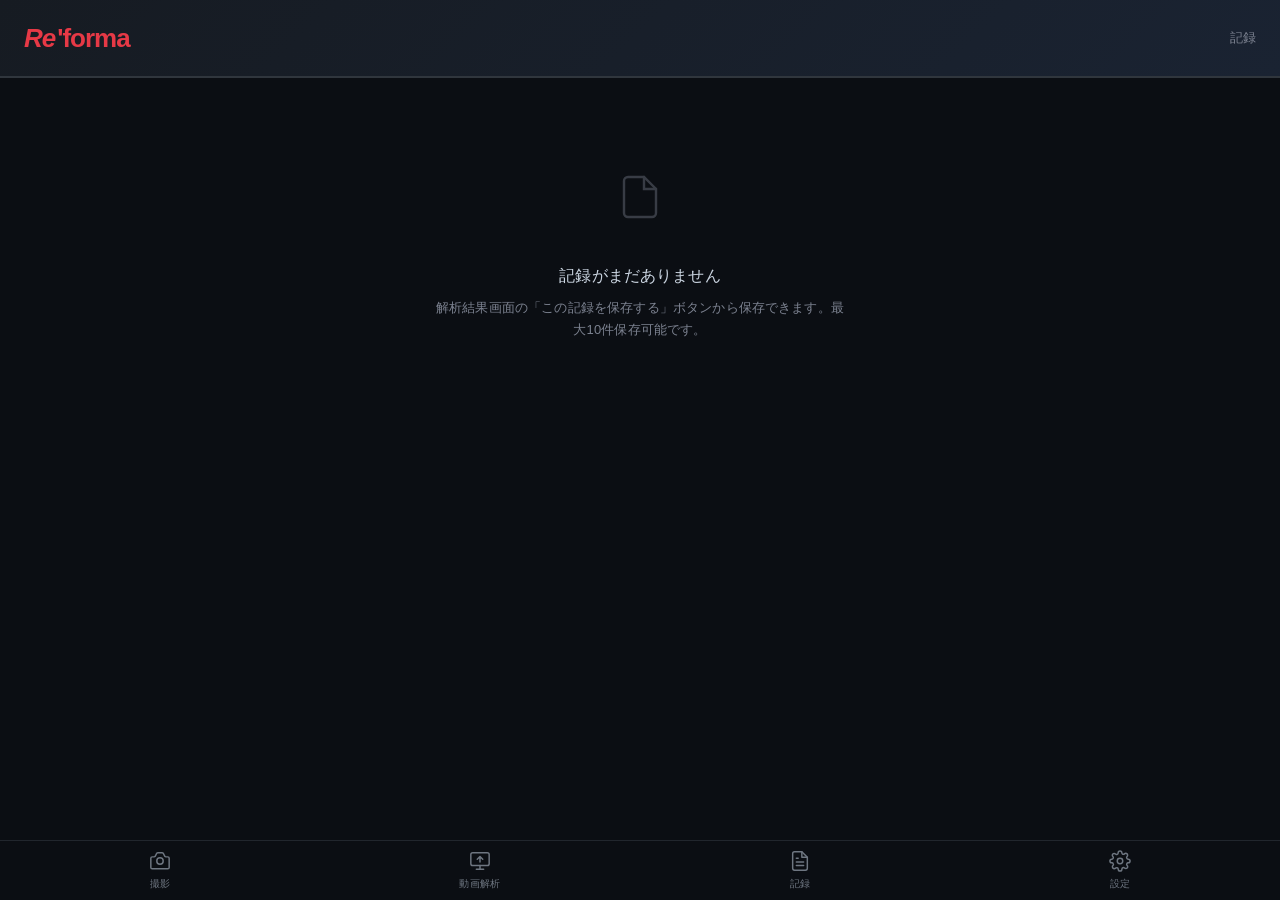
<file: Web版/records.html>
<!DOCTYPE html>
<html lang="ja">
<head>
 <meta charset="UTF-8">
 <meta name="viewport" content="width=device-width,initial-scale=1.0,user-scalable=no">
 <meta name="apple-mobile-web-app-capable" content="yes">
 <meta name="theme-color" content="#0b0e13">
 <meta http-equiv="Content-Security-Policy" content="
  default-src 'self';
  script-src 'self' 'unsafe-inline';
  style-src 'self' 'unsafe-inline';
  img-src 'self' data: blob:;
  object-src 'none'; base-uri 'self';
 ">
 <title>記録 — Re'forma</title>
 <link rel="stylesheet" href="css/common.css">
 <style>
  /* 記録カード */
  .record-card {
   background: var(--bg-card); border: 1px solid var(--border-subtle);
   border-radius: var(--radius-lg); margin-bottom: 12px; overflow: hidden;
  }
  .record-card-header {
   display: flex; gap: 12px; padding: 14px 14px 10px; align-items: flex-start;
  }
  .record-thumb {
   width: 60px; height: 80px; border-radius: var(--radius-md);
   object-fit: cover; background: var(--bg-secondary); flex-shrink: 0;
   display: flex; align-items: center; justify-content: center;
   overflow: hidden;
  }
  .record-thumb img { width: 100%; height: 100%; object-fit: cover; }
  .record-thumb-placeholder {
   width: 60px; height: 80px; border-radius: var(--radius-md);
   background: var(--bg-secondary); flex-shrink: 0;
   display: flex; align-items: center; justify-content: center;
   border: 1px solid var(--border-subtle);
  }
  .record-info { flex: 1; min-width: 0; }
  .record-date { font-size: 11px; color: var(--text-muted); font-family: var(--font-family-mono); }
  .record-player { font-size: 15px; font-weight: 600; color: var(--text-primary); margin-top: 2px; }
  .record-meta { font-size: 11px; color: var(--text-secondary); margin-top: 3px; }
  .record-score-badge {
   flex-shrink: 0; width: 44px; height: 44px; border-radius: 50%;
   display: flex; align-items: center; justify-content: center;
   flex-direction: column; background: var(--bg-secondary);
   border: 2px solid var(--border-subtle); font-family: var(--font-family-mono);
  }
  .record-score-num { font-size: 16px; font-weight: 600; }
  .record-score-sub { font-size: 8px; color: var(--text-muted); }

  /* タグ */
  .record-tags {
   display: flex; flex-wrap: wrap; gap: 5px; padding: 0 14px 10px;
  }
  .record-tag {
   padding: 2px 8px; border-radius: 99px; font-size: 10px; font-weight: 600;
   border: 1px solid;
  }
  .record-tag--best   { color: #10b981; border-color: #10b98155; background: rgba(16,185,129,0.08); }
  .record-tag--issue  { color: #f59e0b; border-color: #f59e0b55; background: rgba(245,158,11,0.08); }
  .record-tag--course { color: #60a5fa; border-color: #60a5fa55; background: rgba(96,165,250,0.08); }

  /* 詳細展開 */
  .record-detail { display: none; border-top: 1px solid var(--border-subtle); }
  .record-detail.open { display: block; }
  .record-detail-inner { padding: 14px; }
  .detail-section { margin-bottom: 14px; }
  .detail-label {
   font-size: 10px; letter-spacing: 1.5px; font-weight: 700;
   color: var(--text-muted); margin-bottom: 6px;
  }
  .memo-text {
   font-size: 13px; color: var(--text-secondary); line-height: 1.7;
   white-space: pre-wrap;
  }
  .drill-item {
   font-size: 12.5px; color: var(--text-secondary); line-height: 1.65;
   padding: 6px 0; border-bottom: 1px solid var(--border-subtle);
   display: flex; gap: 8px;
  }
  .drill-item:last-child { border-bottom: none; }
  .drill-bullet { color: var(--reforma-red); flex-shrink: 0; font-weight: 700; }

  /* Kinetic Chain ミニ表示 */
  .mini-chain { display: flex; flex-wrap: wrap; gap: 5px; }
  .mini-link {
   font-size: 11px; padding: 3px 8px; border-radius: 6px;
   border: 1px solid; font-weight: 500;
  }

  /* 展開ボタン */
  .record-toggle {
   width: 100%; padding: 10px; background: none; border: none;
   border-top: 1px solid var(--border-subtle); cursor: pointer;
   font-size: 12px; color: var(--text-muted); display: flex;
   align-items: center; justify-content: center; gap: 5px;
   touch-action: manipulation;
  }

  /* 空状態 */
  .empty-state {
   text-align: center; padding: 64px 24px;
   color: var(--text-muted);
  }
  .empty-state-icon { font-size: 48px; margin-bottom: 16px; opacity: 0.4; }
  .empty-state-title { font-size: 16px; font-weight: 500; margin-bottom: 8px; color: var(--text-secondary); }
  .empty-state-body { font-size: 13px; line-height: 1.7; }
 </style>
</head>
<body>

<header class="rf-header">
 <div class="rf-brand">
  <span class="rf-re">Re</span><span class="rf-forma">'forma</span>
 </div>
 <span class="text-small text-muted">記録</span>
</header>

<main style="padding: 12px; max-width: 480px; margin: 0 auto;">

 <div id="record-count" style="font-size:12px;color:var(--text-muted);margin-bottom:10px;text-align:right"></div>
 <div id="record-list">
  <div class="empty-state" id="loading-msg">
   <div class="empty-state-title">読み込み中...</div>
  </div>
 </div>

</main>

<script src="js/user-profile.js"></script>
<script src="js/batting-data.js"></script>
<script src="js/records-db.js"></script>
<script src="js/navbar.js"></script>
<script>
(function () {
 'use strict';

 var SCORE_COLORS = { good: '#10b981', mid: '#3b82f6', low: '#f59e0b', bad: '#ef4444' };
 function scoreColor(s) {
  if (!s) return SCORE_COLORS.bad;
  if (s >= 85) return SCORE_COLORS.good;
  if (s >= 70) return SCORE_COLORS.mid;
  if (s >= 55) return SCORE_COLORS.low;
  return SCORE_COLORS.bad;
 }
 function scoreLabel(s, isYouth) {
  if (!s && s !== 0) return '---';
  if (isYouth) {
   if (s >= 85) return 'バッチリ！';
   if (s >= 70) return 'いい感じ！';
   if (s >= 55) return 'もう少し！';
   return '練習あるのみ！';
  }
  return s + 'pt';
 }
 function formatDate(iso) {
  try {
   var d = new Date(iso);
   return d.getFullYear() + '/' + (d.getMonth() + 1) + '/' + d.getDate() +
          ' ' + ('0'+d.getHours()).slice(-2) + ':' + ('0'+d.getMinutes()).slice(-2);
  } catch (e) { return iso; }
 }

 var STATUS_COLORS = { ok:'#10b981', off_range:'#f59e0b', caution:'#f97316', bottleneck:'#ef4444', unmeasured:'#6e7681' };
 var STATUS_LABELS = { ok:'範囲内', off_range:'範囲外', caution:'要注意', bottleneck:'最弱', unmeasured:'未計測' };

 function buildCard(rec) {
  var isYouth = rec.ageGroup === 'elementary' || rec.ageGroup === 'junior';
  var sum = rec.summary || {};
  var totalScore = sum.total_score && sum.total_score.total;
  var col = scoreColor(totalScore);
  var courseTag = rec.tags.filter(function(t){ return t !== 'ベスト' && t !== '課題'; });
  var isBest = rec.tags.indexOf('ベスト') >= 0;
  var isIssue = rec.tags.indexOf('課題') >= 0;

  // Kinetic Chain ミニ
  var chainHtml = '';
  if (sum.kinetic_chain && sum.kinetic_chain.links) {
   chainHtml = '<div class="mini-chain">';
   sum.kinetic_chain.links.forEach(function(l) {
    var c = STATUS_COLORS[l.status] || '#6e7681';
    chainHtml += '<span class="mini-link" style="color:' + c + ';border-color:' + c + '44;background:' + c + '11">' +
      l.label_friendly + '</span>';
   });
   chainHtml += '</div>';
  }

  // ドリル
  var drillsHtml = '';
  if (rec.drills && rec.drills.length > 0) {
   drillsHtml = rec.drills.map(function(d) {
    return '<div class="drill-item"><span class="drill-bullet">></span>' + d + '</div>';
   }).join('');
  } else {
   drillsHtml = '<div style="font-size:12px;color:var(--text-muted)">ドリル情報なし</div>';
  }

  // メモ
  var memoHtml = rec.memo
   ? '<div class="memo-text">' + rec.memo.replace(/</g,'&lt;').replace(/>/g,'&gt;') + '</div>'
   : '<div style="font-size:12px;color:var(--text-muted)">メモなし</div>';

  var div = document.createElement('div');
  div.className = 'record-card';
  div.innerHTML =
   '<div class="record-card-header">' +
    (rec.thumbnail
     ? '<div class="record-thumb"><img src="' + rec.thumbnail + '" alt="スイング画像" loading="lazy"></div>'
     : '<div class="record-thumb-placeholder"><svg width="24" height="24" viewBox="0 0 24 24" fill="none" stroke="#484f58" stroke-width="1.5"><circle cx="12" cy="8" r="4"/><path d="M4 20c0-4 3.6-7 8-7s8 3 8 7"/></svg></div>'
    ) +
    '<div class="record-info">' +
     '<div class="record-date">' + formatDate(rec.savedAt) + '</div>' +
     '<div class="record-player">' + (rec.playerName || '名前未設定') + 'さん</div>' +
     '<div class="record-meta">' + (sum.side_jp || '') + ' / ' + (sum.n_frames || '--') + 'f / ' + Math.round(sum.raw_fps || 0) + 'fps</div>' +
    '</div>' +
    '<div class="record-score-badge" style="border-color:' + col + '">' +
     '<span class="record-score-num" style="color:' + col + '">' + (totalScore != null ? totalScore : '--') + '</span>' +
     '<span class="record-score-sub">/ 100</span>' +
    '</div>' +
   '</div>' +
   '<div class="record-tags">' +
    (isBest ? '<span class="record-tag record-tag--best">ベスト</span>' : '') +
    (isIssue ? '<span class="record-tag record-tag--issue">課題</span>' : '') +
    courseTag.map(function(t){ return '<span class="record-tag record-tag--course">' + t + '</span>'; }).join('') +
   '</div>' +
   '<button class="record-toggle" data-open="0">詳細を見る &#8964;</button>' +
   '<div class="record-detail">' +
    '<div class="record-detail-inner">' +
     (chainHtml ? '<div class="detail-section"><div class="detail-label">動作連鎖（Kinetic Chain）</div>' + chainHtml + '</div>' : '') +
     '<div class="detail-section"><div class="detail-label">課題・メモ</div>' + memoHtml + '</div>' +
     '<div class="detail-section"><div class="detail-label">推奨練習メニュー（優先課題 Phase 1）</div>' + drillsHtml + '</div>' +
     '<div style="text-align:right;margin-top:8px">' +
      '<button class="btn btn-secondary" data-delete="' + rec.id + '" style="font-size:11px;padding:5px 12px;color:var(--color-danger);border-color:var(--color-danger);background:transparent">削除</button>' +
     '</div>' +
    '</div>' +
   '</div>';

  // 展開トグル
  var toggle = div.querySelector('.record-toggle');
  var detail = div.querySelector('.record-detail');
  toggle.addEventListener('click', function () {
   var isOpen = detail.classList.toggle('open');
   toggle.innerHTML = (isOpen ? '閉じる &#8963;' : '詳細を見る &#8964;');
  });

  // 削除ボタン
  var delBtn = div.querySelector('[data-delete]');
  if (delBtn) {
   delBtn.addEventListener('click', function () {
    if (!confirm('この記録を削除しますか？')) return;
    window.ReformaRecordsDB.deleteRecord(rec.id).then(function () {
     div.remove();
     updateCount();
    }).catch(function (e) { alert('削除失敗: ' + e.message); });
   });
  }

  return div;
 }

 function updateCount() {
  var cards = document.querySelectorAll('.record-card').length;
  var el = document.getElementById('record-count');
  if (el) {
   el.textContent = cards > 0 ? cards + ' / ' + window.ReformaRecordsDB.MAX_RECORDS + ' 件保存中' : '';
  }
 }

 // ── 記録一覧表示 ────────────────────────────────────────────
 window.ReformaRecordsDB.getAllRecords().then(function (records) {
  var list = document.getElementById('record-list');
  list.innerHTML = '';
  if (records.length === 0) {
   list.innerHTML =
    '<div class="empty-state">' +
    '<div class="empty-state-icon">' +
    '<svg width="48" height="48" viewBox="0 0 24 24" fill="none" stroke="currentColor" stroke-width="1.2" stroke-linecap="round">' +
    '<path d="M14 2H6a2 2 0 00-2 2v16a2 2 0 002 2h12a2 2 0 002-2V8z"/>' +
    '<polyline points="14 2 14 8 20 8"/>' +
    '</svg></div>' +
    '<div class="empty-state-title">記録がまだありません</div>' +
    '<div class="empty-state-body">解析結果画面の「この記録を保存する」ボタンから保存できます。最大' + window.ReformaRecordsDB.MAX_RECORDS + '件保存可能です。</div>' +
    '</div>';
  } else {
   records.forEach(function (rec) {
    list.appendChild(buildCard(rec));
   });
   updateCount();
  }
 }).catch(function (e) {
  document.getElementById('record-list').innerHTML =
   '<div class="alert alert-danger">記録の読み込みに失敗しました: ' + e.message + '</div>';
 });
})();
</script>

</body>
</html>
</file>
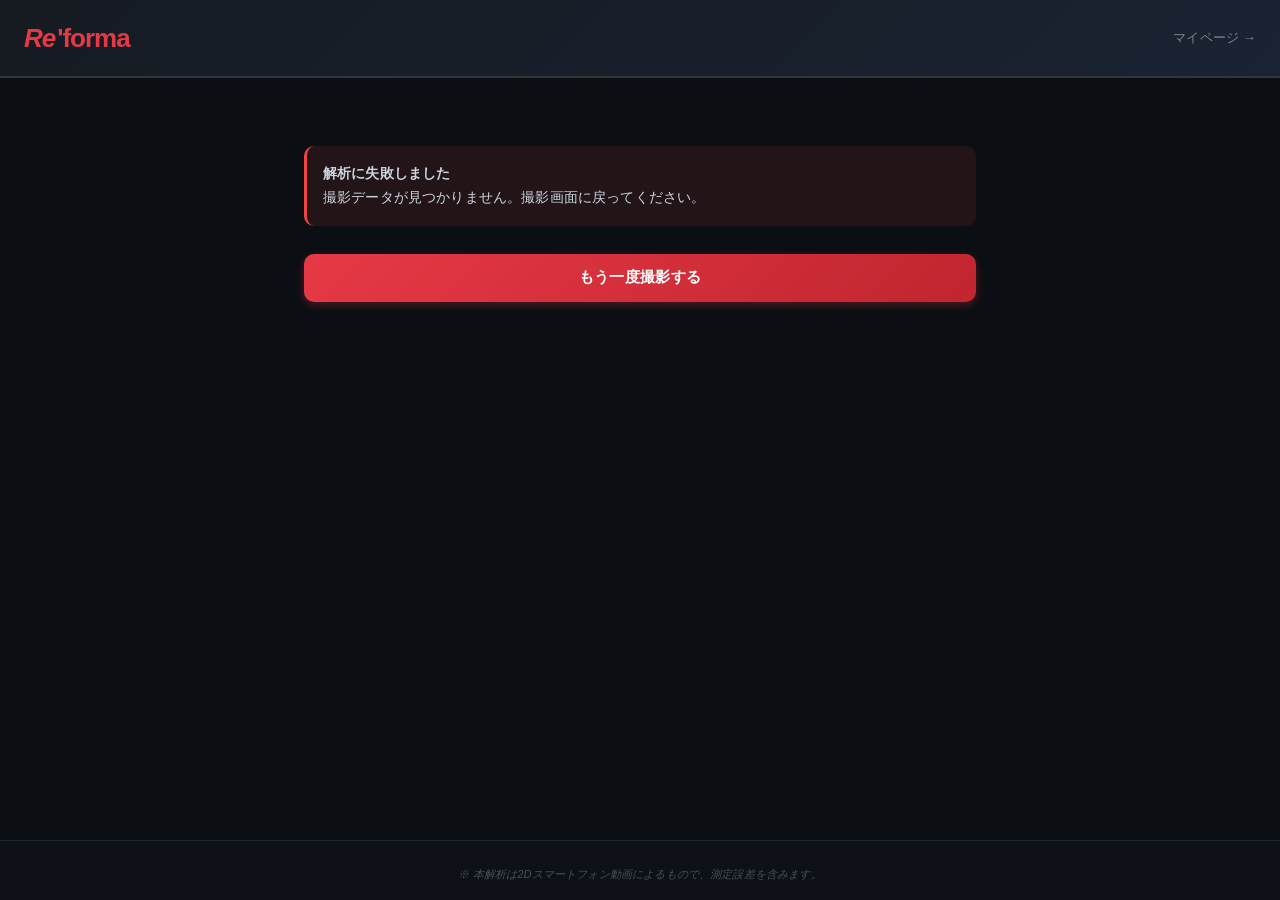
<file: Web版/rmst_result.html>
<!DOCTYPE html>
<html lang="ja">
<head>
 <meta charset="UTF-8">
 <meta name="viewport" content="width=device-width,initial-scale=1.0">
 <meta name="apple-mobile-web-app-capable" content="yes">
 <meta name="apple-mobile-web-app-status-bar-style" content="black-translucent">
 <meta name="theme-color" content="#0b0e13">

 <meta http-equiv="Content-Security-Policy" content="
 default-src 'self';
 script-src 'self' 'unsafe-inline' 'wasm-unsafe-eval';
 style-src 'self' 'unsafe-inline';
 img-src 'self' data: blob:;
 object-src 'none';
 base-uri 'self';
 ">
 <meta name="referrer" content="strict-origin-when-cross-origin">

 <title>動作タイプ判定結果 — Re'forma</title>
 <link rel="stylesheet" href="css/common.css">

 <style>
 /* 結果画面専用スタイル — 品ある演出 */
 .result-hero {
 text-align: center;
 padding: 40px 24px 32px;
 background: linear-gradient(135deg, #0d1117 0%, #1a1f2e 100%);
 border-radius: var(--radius-lg);
 margin: 16px;
 position: relative;
 overflow: hidden;
 }
 .result-hero.fade-in {
 animation: heroFadeIn 0.8s ease-out;
 }
 @keyframes heroFadeIn {
 from { opacity: 0; transform: translateY(20px); }
 to { opacity: 1; transform: translateY(0); }
 }
 .hero-eyebrow {
 font-size: 11px;
 letter-spacing: 3px;
 color: var(--text-tertiary);
 font-weight: 700;
 margin-bottom: 16px;
 }
 .hero-animal {
 font-size: 80px;
 line-height: 1;
 margin: 16px 0 24px;
 animation: animalEntrance 1.2s ease-out;
 }
 @keyframes animalEntrance {
 0% { transform: scale(0.3); opacity: 0; }
 60% { transform: scale(1.1); opacity: 1; }
 100% { transform: scale(1); opacity: 1; }
 }
 .hero-type-name {
 font-size: 32px;
 font-weight: 300;
 letter-spacing: -0.5px;
 margin-bottom: 8px;
 }
 .hero-type-en {
 font-size: 12px;
 letter-spacing: 2px;
 color: var(--text-muted);
 margin-bottom: 16px;
 }
 .hero-characteristic {
 font-size: 15px;
 line-height: 1.85;
 color: var(--text-secondary);
 max-width: 400px;
 margin: 0 auto;
 }
 .hero-confidence {
 margin-top: 20px;
 font-size: 12px;
 color: var(--text-tertiary);
 font-family: var(--font-family-mono);
 }

 /* ステータスバー(品のあるポケモン図鑑風) */
 .stats-grid {
 display: grid;
 gap: 10px;
 padding: 16px;
 }
 .stat-row {
 display: grid;
 grid-template-columns: 110px 1fr 35px;
 align-items: center;
 gap: 10px;
 padding: 8px 14px;
 background: var(--bg-card);
 border-radius: var(--radius-md);
 border: 1px solid var(--border-subtle);
 }
 .stat-name { font-size: 13px; color: var(--text-secondary); }
 .stat-bar {
 height: 6px;
 background: var(--border-subtle);
 border-radius: var(--radius-full);
 overflow: hidden;
 }
 .stat-bar-fill {
 height: 100%;
 background: linear-gradient(90deg, var(--color-info), var(--color-success));
 border-radius: var(--radius-full);
 }
 .stat-value { font-size: 13px; font-family: var(--font-family-mono); text-align: right; color: var(--text-primary); }

 /* 怪我リスクスコア */
 .risk-card {
 padding: 16px;
 display: flex;
 align-items: center;
 gap: 16px;
 }
 .risk-circle {
 width: 70px;
 height: 70px;
 border-radius: 50%;
 display: flex;
 align-items: center;
 justify-content: center;
 font-size: 22px;
 font-weight: 300;
 flex-shrink: 0;
 }
 .risk-circle.good { background: rgba(16, 185, 129, 0.15); color: var(--color-success); border: 2px solid var(--color-success); }
 .risk-circle.caution { background: rgba(245, 158, 11, 0.15); color: var(--color-warning); border: 2px solid var(--color-warning); }
 .risk-circle.warn { background: rgba(239, 68, 68, 0.15); color: var(--color-danger); border: 2px solid var(--color-danger); }
 .risk-info { flex: 1; }
 .risk-label { font-size: 11px; letter-spacing: 1.5px; color: var(--text-tertiary); font-weight: 600; }
 .risk-status { font-size: 16px; font-weight: 500; }

 /* CTAボタン */
 .cta-area {
 padding: 24px 16px;
 text-align: center;
 }

 /* シェアボタン */
 .share-row {
 display: flex;
 gap: 10px;
 padding: 16px;
 flex-wrap: wrap;
 }
 .share-row .btn { flex: 1; min-width: 120px; }

 /* 詳細セクション(展開可) */
 details.detail-block {
 margin: 12px 16px;
 background: var(--bg-card);
 border-radius: var(--radius-md);
 border: 1px solid var(--border-subtle);
 }
 details.detail-block summary {
 padding: 14px 18px;
 cursor: pointer;
 font-size: 14px;
 font-weight: 500;
 color: var(--text-secondary);
 list-style: none;
 display: flex;
 justify-content: space-between;
 align-items: center;
 }
 details.detail-block summary::after {
 content: "▼";
 font-size: 10px;
 color: var(--text-muted);
 }
 details.detail-block[open] summary::after { content: "▲"; }
 details.detail-block .detail-body {
 padding: 0 18px 16px;
 font-size: 13.5px;
 line-height: 1.85;
 color: var(--text-secondary);
 }
 </style>
</head>
<body>

<header class="rf-header">
 <div class="rf-brand">
 <span class="rf-re">Re</span><span class="rf-forma">'forma</span>
 </div>
 <a href="index.html" class="text-small text-muted">マイページ →</a>
</header>

<main id="result-main">

 <!-- 解析中(初期表示) -->
 <div id="loading-state" class="container" style="padding:80px 24px;text-align:center">
 <div style="font-size:48px;margin-bottom:16px"></div>
 <h2>解析中...</h2>
 <p class="text-secondary text-small">あなたの動作タイプを判定しています</p>
 </div>

 <!-- 結果表示エリア(解析完了後に表示) -->
 <div id="result-content" class="hidden">

 <!-- ヒーロー: 2大分類 + 4タイプの階層表示 -->
 <div class="result-hero card-emphasized fade-in" id="hero-card">
 <div class="hero-eyebrow" id="hero-greeting">あなたの動作タイプ</div>

 <!-- 上位: 動作起源タイプ(大きく、目立つ) -->
 <div id="hero-origin-row" style="display:flex;align-items:center;justify-content:center;gap:12px;margin:8px 0 12px">
 <span id="hero-origin-icon" style="font-size:32px"></span>
 <span id="hero-origin-name" style="font-size:24px;font-weight:500;letter-spacing:-0.02em">下半身始動型</span>
 </div>
 <div id="hero-origin-desc" class="text-secondary text-small mb-3" style="line-height:1.85">
 下肢から始まる運動連鎖でパワーを生み出すタイプです
 </div>

 <!-- 区切り線 -->
 <div style="height:1px;background:var(--border-subtle);margin:18px 32px"></div>

 <!-- 下位: 4タイプの細分類(動物図鑑) -->
 <div class="hero-eyebrow mt-3" style="font-size:10px">その中でも、あなたは</div>
 <div class="hero-animal" id="hero-animal"></div>
 <div class="hero-type-name" id="hero-type-name">蛇(ウィップ型)</div>
 <div class="hero-type-en" id="hero-type-en">Rotational-Driven</div>
 <div class="hero-characteristic" id="hero-characteristic">
 体のしなりとひねりで打つタイプ
 </div>
 <div class="hero-confidence" id="hero-confidence">
 確信度: 78%
 </div>
 </div>

 <!-- 5次元ステータス -->
 <div class="card">
 <div class="eyebrow">YOUR MOVEMENT STATS</div>
 <div class="card-title">動作スタッツ(5段階)</div>
 <div class="stats-grid" id="stats-grid">
 <!-- 動的生成 -->
 </div>
 </div>

 <!-- 怪我リスクスコア -->
 <div class="card">
 <div class="risk-card">
 <div class="risk-circle good" id="risk-circle">
 <span id="risk-score">12</span>
 </div>
 <div class="risk-info">
 <div class="risk-label">怪我リスクスコア</div>
 <div class="risk-status" id="risk-status">良好な状態です</div>
 <div class="text-tertiary text-small mt-1" id="risk-detail">
 姿勢・動作とも特に懸念点はありません
 </div>
 </div>
 </div>
 </div>

 <!-- 特性詳細(展開可) -->
 <details class="detail-block">
 <summary>このタイプの特性を詳しく</summary>
 <div class="detail-body">
 <div class="mb-3">
 <div class="eyebrow">あなたの強み</div>
 <div id="detail-strength"></div>
 </div>
 <div class="mb-3">
 <div class="eyebrow">陥りやすい弱点</div>
 <div id="detail-weakness"></div>
 </div>
 <div>
 <div class="eyebrow">スイング時の最優先意識</div>
 <div id="detail-focus" style="color:var(--text-primary)"></div>
 </div>
 </div>
 </details>

 <!-- 日常トレーニング -->
 <details class="detail-block">
 <summary>あなたにおすすめの日常トレーニング</summary>
 <div class="detail-body">
 <ul id="detail-training" style="list-style:disc;margin-left:20px"></ul>
 </div>
 </details>

 <!-- 怪我注意(条件付き表示) -->
 <details class="detail-block hidden" id="injury-detail-block">
 <summary>このタイプで注意したい怪我リスク</summary>
 <div class="detail-body">
 <div id="detail-injury"></div>
 <div class="text-small text-tertiary mt-3">
 ※ 痛みや違和感がある場合は、整形外科専門医にご相談ください。
 </div>
 </div>
 </details>

 <!-- CTA -->
 <div class="cta-area">
 <a href="#" class="btn btn-primary btn-large btn-block" id="next-cta">
 実際のバッティングも分析してみる(無料・近日公開)
 </a>
 <div class="text-small text-tertiary mt-3">
 Step 2/3 — お子さんのスイング動画を撮ります
 </div>
 </div>

 <!-- シェアと再撮影 -->
 <div class="share-row">
 <button class="btn btn-secondary" id="retake-btn">もう一度判定する</button>
 </div>

 <!-- 精度の正直な開示 -->
 <div class="alert alert-info" style="margin:16px">
 <b>精度について</b>
 <div class="text-small mt-2">
 本判定は2Dスマートフォン動画によるもので、関節角度の測定誤差を含みます。
 判定結果は<b>あなたの動作の参考</b>として活用してください。
 プロ選手・コーチによる対面評価とは異なる場合があります。
 </div>
 </div>

 </div>

 <!-- エラー画面 -->
 <div id="error-state" class="hidden">
 <div class="container" style="padding:32px 24px">
 <div class="alert alert-danger">
 <b>解析に失敗しました</b><br>
 <span id="error-msg"></span>
 </div>
 <button class="btn btn-primary btn-block mt-4" onclick="location.href='rmst.html'">
 もう一度撮影する
 </button>
 </div>
 </div>

</main>

<footer class="rf-footer">
 <div class="precision-note">
 ※ 本解析は2Dスマートフォン動画によるもので、測定誤差を含みます。
 </div>
</footer>

<script src="js/user-profile.js"></script>
<script src="js/rmst-v2-analyzer.js"></script>
<script src="js/type-advice.js"></script>
<script>
(function () {
 'use strict';

 const loadingState = document.getElementById('loading-state');
 const resultContent = document.getElementById('result-content');
 const errorState = document.getElementById('error-state');
 const errorMsg = document.getElementById('error-msg');

 // ユーザー名取得
 const userName = (window.ReformaUserProfile && window.ReformaUserProfile.getDisplayName()) || '';

 // セッションストレージから撮影データを取得
 let captureData = null;
 try {
 const raw = sessionStorage.getItem('reforma_last_rmst');
 if (raw) captureData = JSON.parse(raw);
 } catch (e) {
 showError('撮影データの読込に失敗しました。もう一度撮影してください。');
 return;
 }

 if (!captureData) {
 showError('撮影データが見つかりません。撮影画面に戻ってください。');
 return;
 }

 // 解析実行
 setTimeout(() => {
 try {
 const result = window.ReformaRMSTAnalyzer.analyzeRMSTv2(captureData);
 if (result.error) {
 showError('解析エラー: ' + result.error);
 return;
 }
 renderResult(result);
 } catch (e) {
 console.error(e);
 showError('解析処理で予期しないエラー: ' + e.message);
 }
 }, 800);

 // ─────────────────────────────────────────
 // 結果レンダリング
 // ─────────────────────────────────────────
 function renderResult(result) {
 loadingState.classList.add('hidden');
 resultContent.classList.remove('hidden');

 // ユーザー名で個別化(品ある敬体)
 const greetingText = userName
 ? userName + 'さんの動作タイプ'
 : 'あなたの動作タイプ';
 document.getElementById('hero-greeting').textContent = greetingText;

 // 上位: 動作起源タイプ
 const origin = result.movement_origin_info || {};
 document.getElementById('hero-origin-icon').textContent = origin.icon || '';
 document.getElementById('hero-origin-name').textContent = result.movement_origin || '判定中';
 document.getElementById('hero-origin-desc').textContent =
 origin.characteristic_friendly || origin.characteristic || '';

 // 下位: 動物図鑑(4タイプ)
 document.getElementById('hero-animal').textContent = result.animal_emoji;
 document.getElementById('hero-type-name').textContent =
 result.animal_jp + '(' + result.rmp_type + ')';
 document.getElementById('hero-type-en').textContent = result.type_en;

 // 特性(品ある敬体)
 const advice = window.ReformaTypeAdvice.getAdvice(result.rmp_type);
 document.getElementById('hero-characteristic').textContent =
 advice.characteristic_friendly + 'です。';

 // 確信度(信頼区間を必ず表示 — G3)
 const confidenceLabel = result.confidence >= 0.75 ? '確定'
 : result.confidence >= 0.50 ? '推定'
 : '参考';
 document.getElementById('hero-confidence').textContent =
 `${confidenceLabel} ・ 確信度 ${Math.round(result.confidence * 100)}%`;

 // タイプカラー
 document.getElementById('hero-card').style.borderColor = advice.type_color + '88';

 // 5次元ステータス
 renderStats(result.stats);

 // 怪我リスク
 renderRiskScore(result.injury_risk_score);

 // 詳細セクション
 document.getElementById('detail-strength').textContent = advice.strength_default;
 document.getElementById('detail-weakness').textContent = advice.weakness_default;
 document.getElementById('detail-focus').textContent = advice.swing_focus_friendly;

 // トレーニングリスト
 const trainingUl = document.getElementById('detail-training');
 trainingUl.innerHTML = '';
 advice.daily_training.forEach(t => {
 const li = document.createElement('li');
 li.textContent = t;
 trainingUl.appendChild(li);
 });

 // 怪我リスクが高い時のみ注意セクションを表示
 if (result.injury_risk_score >= 30) {
 const injuryBlock = document.getElementById('injury-detail-block');
 injuryBlock.classList.remove('hidden');
 document.getElementById('detail-injury').textContent = advice.injury_caution;
 }
 }

 function renderStats(stats) {
 const grid = document.getElementById('stats-grid');
 grid.innerHTML = '';
 Object.entries(stats).forEach(([name, value]) => {
 const row = document.createElement('div');
 row.className = 'stat-row';
 const safeName = window.ReformaUserProfile.escapeHtml(name);
 row.innerHTML = `
 <div class="stat-name">${safeName}</div>
 <div class="stat-bar">
 <div class="stat-bar-fill" style="width:${value * 20}%"></div>
 </div>
 <div class="stat-value">${value}/5</div>
 `;
 grid.appendChild(row);
 });
 }

 function renderRiskScore(score) {
 const circle = document.getElementById('risk-circle');
 const scoreEl = document.getElementById('risk-score');
 const statusEl = document.getElementById('risk-status');
 const detailEl = document.getElementById('risk-detail');

 scoreEl.textContent = score;

 let cls, status, detail;
 if (score < 20) {
 cls = 'good';
 status = '良好な状態です';
 detail = '姿勢・動作とも特に懸念点はありません';
 } else if (score < 50) {
 cls = 'caution';
 status = '注意したい点があります';
 detail = '柔軟性や姿勢の改善で軽減できる可能性があります';
 } else {
 cls = 'warn';
 status = '改善をおすすめします';
 detail = '痛みや違和感があれば整形外科専門医にご相談ください';
 }
 circle.className = 'risk-circle ' + cls;
 statusEl.textContent = status;
 detailEl.textContent = detail;
 }

 function showError(msg) {
 loadingState.classList.add('hidden');
 errorState.classList.remove('hidden');
 errorMsg.textContent = msg;
 }

 // ─────────────────────────────────────────
 // ボタンイベント
 // ─────────────────────────────────────────
 document.getElementById('retake-btn').addEventListener('click', () => {
 if (confirm('もう一度撮影しますか?(現在の結果は保存されません)')) {
 window.location.href = 'rmst.html';
 }
 });

 document.getElementById('next-cta').addEventListener('click', (e) => {
 e.preventDefault();
 alert('バッティング解析は近日公開です。完成までお待ちください。');
 });

})();
</script>

</body>
</html>
</file>
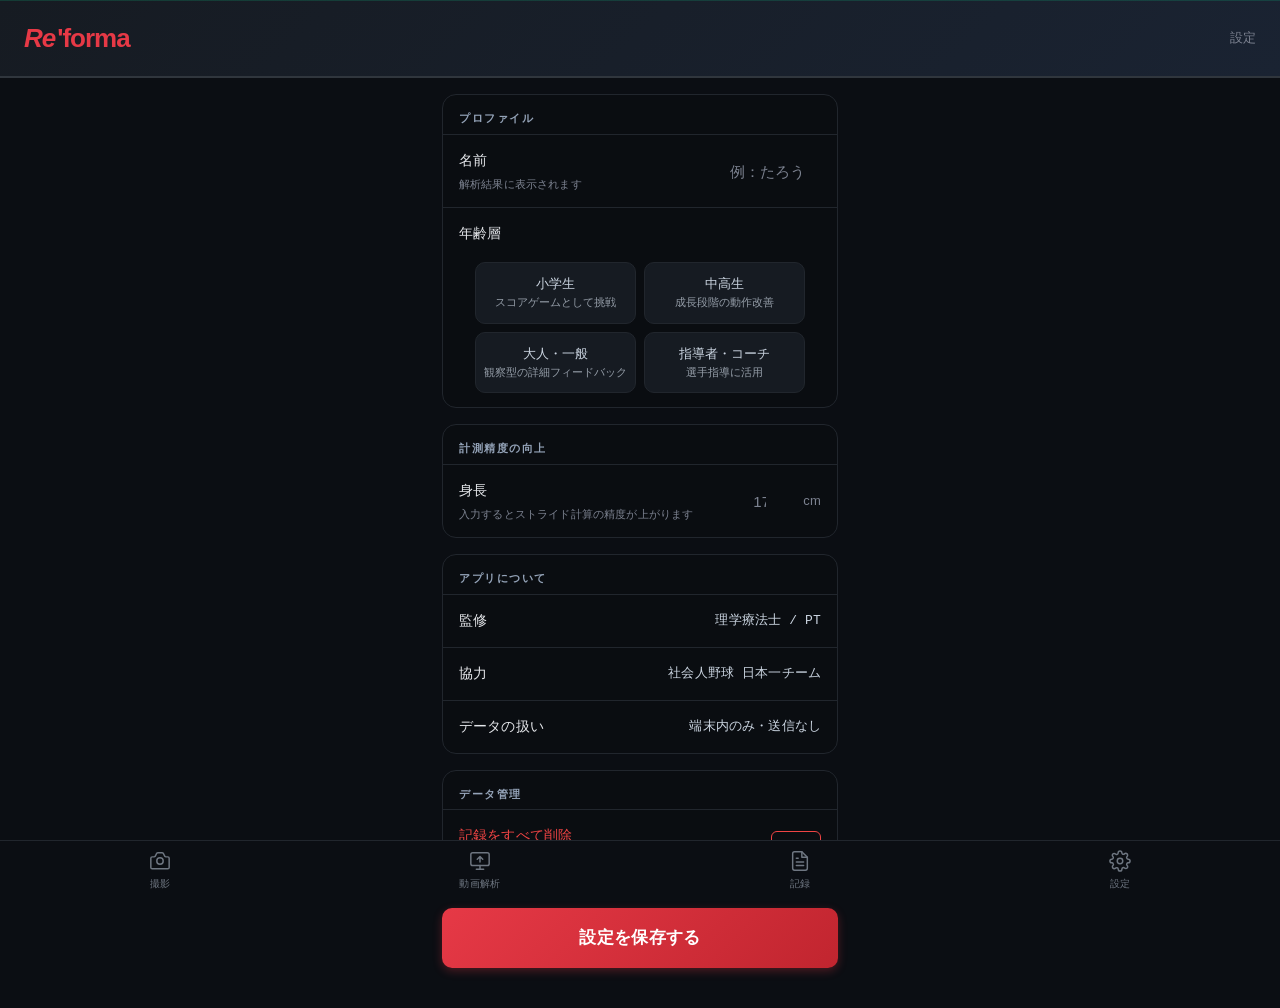
<file: Web版/settings.html>
<!DOCTYPE html>
<html lang="ja">
<head>
 <meta charset="UTF-8">
 <meta name="viewport" content="width=device-width,initial-scale=1.0,user-scalable=no">
 <meta name="apple-mobile-web-app-capable" content="yes">
 <meta name="theme-color" content="#0b0e13">
 <meta http-equiv="Content-Security-Policy" content="
  default-src 'self';
  script-src 'self' 'unsafe-inline';
  style-src 'self' 'unsafe-inline';
  img-src 'self' data:;
  object-src 'none'; base-uri 'self';
 ">
 <title>設定 — Re'forma</title>
 <link rel="stylesheet" href="css/common.css">
 <style>
  .settings-section {
   background: var(--bg-card); border-radius: var(--radius-lg);
   margin: 0 0 16px; overflow: hidden;
   border: 1px solid var(--border-subtle);
  }
  .settings-section-title {
   font-size: 11px; letter-spacing: 1.5px; font-weight: 700;
   color: var(--text-tertiary); padding: 14px 16px 6px;
  }
  .settings-row {
   display: flex; align-items: center; justify-content: space-between;
   padding: 14px 16px; border-top: 1px solid var(--border-subtle); gap: 12px;
  }
  .settings-row:first-of-type { border-top: none; }
  .settings-row-label { font-size: 14px; color: var(--text-primary); font-weight: 500; }
  .settings-row-sub { font-size: 11px; color: var(--text-muted); margin-top: 2px; }
  .settings-row-value { font-size: 13px; color: var(--text-secondary); font-family: var(--font-family-mono); }

  /* 年齢層ボタングリッド */
  .age-grid {
   display: grid; grid-template-columns: 1fr 1fr; gap: 8px;
   padding: 8px 16px 14px;
  }
  .age-btn {
   padding: 12px 8px; border-radius: var(--radius-md);
   border: 1.5px solid var(--border-subtle);
   background: var(--bg-secondary); color: var(--text-secondary);
   font-size: 13px; font-weight: 500; cursor: pointer;
   text-align: center; transition: all 0.15s;
   touch-action: manipulation; line-height: 1.4;
  }
  .age-btn.active {
   border-color: var(--reforma-red); background: rgba(239,68,68,0.08);
   color: var(--reforma-red);
  }
  .age-btn-sub { font-size: 11px; color: inherit; opacity: 0.7; display: block; margin-top: 2px; }

  /* 名前・身長入力 */
  .settings-input {
   flex: 1; background: transparent; border: none; outline: none;
   font-size: 15px; color: var(--text-primary); text-align: right;
   font-family: inherit;
  }
  .settings-input::placeholder { color: var(--text-muted); }

  /* 保存バナー */
  #save-banner {
   position: fixed; top: 0; left: 0; right: 0; z-index: 500;
   background: #10b981; color: #fff; text-align: center;
   padding: 14px; font-size: 14px; font-weight: 600;
   transform: translateY(-100%); transition: transform 0.3s;
  }
  #save-banner.show { transform: translateY(0); }

  /* プロファイルバッジ */
  .profile-badge {
   display: flex; align-items: center; gap: 14px;
   padding: 20px 16px; margin-bottom: 16px;
   background: var(--bg-card); border-radius: var(--radius-lg);
   border: 1px solid var(--border-subtle);
  }
  .profile-avatar {
   width: 52px; height: 52px; border-radius: 50%;
   background: rgba(239,68,68,0.15); display: flex; align-items: center;
   justify-content: center; font-size: 22px; font-weight: 700;
   color: var(--reforma-red); flex-shrink: 0;
  }
  .profile-name { font-size: 18px; font-weight: 500; color: var(--text-primary); }
  .profile-sub { font-size: 12px; color: var(--text-muted); margin-top: 3px; }
 </style>
</head>
<body>

<header class="rf-header">
 <div class="rf-brand">
  <span class="rf-re">Re</span><span class="rf-forma">'forma</span>
 </div>
 <span class="text-small text-muted">設定</span>
</header>

<div id="save-banner">設定を保存しました</div>

<main style="padding: 16px; max-width: 480px; margin: 0 auto;">

 <!-- プロファイルバッジ -->
 <div class="profile-badge" id="profile-badge" style="display:none">
  <div class="profile-avatar" id="avatar-initials">?</div>
  <div>
   <div class="profile-name" id="badge-name">--</div>
   <div class="profile-sub" id="badge-sub">--</div>
  </div>
 </div>

 <!-- 基本プロファイル -->
 <div class="settings-section">
  <div class="settings-section-title">プロファイル</div>

  <div class="settings-row">
   <div>
    <div class="settings-row-label">名前</div>
    <div class="settings-row-sub">解析結果に表示されます</div>
   </div>
   <input type="text" class="settings-input" id="input-name"
    placeholder="例：たろう" maxlength="20" autocomplete="off"
    inputmode="text">
  </div>

  <div class="settings-row" style="display:block; padding-bottom: 0;">
   <div class="settings-row-label" style="margin-bottom: 8px;">年齢層</div>
   <div class="age-grid">
    <button class="age-btn" data-age="elementary">
     小学生
     <span class="age-btn-sub">スコアゲームとして挑戦</span>
    </button>
    <button class="age-btn" data-age="junior">
     中高生
     <span class="age-btn-sub">成長段階の動作改善</span>
    </button>
    <button class="age-btn" data-age="adult">
     大人・一般
     <span class="age-btn-sub">観察型の詳細フィードバック</span>
    </button>
    <button class="age-btn" data-age="coach">
     指導者・コーチ
     <span class="age-btn-sub">選手指導に活用</span>
    </button>
   </div>
  </div>
 </div>

 <!-- 身長設定 -->
 <div class="settings-section">
  <div class="settings-section-title">計測精度の向上</div>
  <div class="settings-row">
   <div>
    <div class="settings-row-label">身長</div>
    <div class="settings-row-sub">入力するとストライド計算の精度が上がります</div>
   </div>
   <div style="display:flex;align-items:center;gap:6px;flex-shrink:0">
    <input type="number" class="settings-input" id="input-height"
     placeholder="175" min="100" max="230" inputmode="numeric"
     style="width:60px; text-align:right;">
    <span style="font-size:13px;color:var(--text-muted)">cm</span>
   </div>
  </div>
 </div>

 <!-- アプリについて -->
 <div class="settings-section">
  <div class="settings-section-title">アプリについて</div>
  <div class="settings-row">
   <div>
    <div class="settings-row-label">監修</div>
   </div>
   <div class="settings-row-value">理学療法士 / PT</div>
  </div>
  <div class="settings-row">
   <div>
    <div class="settings-row-label">協力</div>
   </div>
   <div class="settings-row-value">社会人野球 日本一チーム</div>
  </div>
  <div class="settings-row">
   <div>
    <div class="settings-row-label">データの扱い</div>
   </div>
   <div class="settings-row-value">端末内のみ・送信なし</div>
  </div>
 </div>

 <!-- データリセット -->
 <div class="settings-section">
  <div class="settings-section-title">データ管理</div>
  <div class="settings-row">
   <div>
    <div class="settings-row-label" style="color:var(--color-danger)">記録をすべて削除</div>
    <div class="settings-row-sub">保存した解析記録をすべて削除します</div>
   </div>
   <button id="btn-clear-records" style="padding:6px 12px;border:1px solid var(--color-danger);border-radius:6px;background:transparent;color:var(--color-danger);font-size:12px;cursor:pointer;flex-shrink:0">削除</button>
  </div>
 </div>

 <!-- 保存ボタン -->
 <button id="btn-save" class="btn btn-primary btn-large btn-block" style="margin-top:8px;margin-bottom:24px">
  設定を保存する
 </button>

</main>

<script src="js/user-profile.js"></script>
<script src="js/navbar.js"></script>
<script>
(function () {
 'use strict';

 var selectedAge = null;

 // ── 現在のプロファイルを読み込んで表示 ──────────────────────
 function loadProfile() {
  var p = window.ReformaUserProfile.load();
  if (p) {
   document.getElementById('input-name').value = p.name || '';
   if (p.ageGroup) {
    selectedAge = p.ageGroup;
    document.querySelectorAll('.age-btn').forEach(function (b) {
     b.classList.toggle('active', b.dataset.age === p.ageGroup);
    });
   }
   updateBadge(p);
  }
  // 身長
  var h = sessionStorage.getItem('reforma_height_cm');
  if (h) document.getElementById('input-height').value = h;
 }

 function updateBadge(p) {
  if (!p || !p.name) return;
  var badge = document.getElementById('profile-badge');
  var av = document.getElementById('avatar-initials');
  var bn = document.getElementById('badge-name');
  var bs = document.getElementById('badge-sub');
  if (badge) badge.style.display = 'flex';
  if (av) av.textContent = (p.name || '?').charAt(0);
  if (bn) bn.textContent = p.name + 'さん';
  var ageLabels = {
   elementary: '小学生',
   junior: '中高生',
   adult: '大人・一般',
   coach: '指導者・コーチ',
  };
  if (bs) bs.textContent = p.ageGroup ? ageLabels[p.ageGroup] || '' : '年齢層未設定';
 }

 // ── 年齢層ボタン ─────────────────────────────────────────────
 document.querySelectorAll('.age-btn').forEach(function (btn) {
  btn.addEventListener('click', function () {
   selectedAge = btn.dataset.age;
   document.querySelectorAll('.age-btn').forEach(function (b) {
    b.classList.remove('active');
   });
   btn.classList.add('active');
  });
 });

 // ── 保存 ────────────────────────────────────────────────────
 document.getElementById('btn-save').addEventListener('click', function () {
  var name = document.getElementById('input-name').value.trim();
  if (!name) {
   alert('名前を入力してください');
   document.getElementById('input-name').focus();
   return;
  }
  var result = window.ReformaUserProfile.save({
   name: name,
   ageGroup: selectedAge,
  });
  if (!result.success) {
   alert('保存失敗: ' + result.error);
   return;
  }
  // 身長保存
  var h = parseInt(document.getElementById('input-height').value, 10);
  if (h >= 100 && h <= 230) {
   sessionStorage.setItem('reforma_height_cm', String(h));
   localStorage.setItem('reforma_height_cm', String(h)); // 永続化
  }
  // バッジ更新
  updateBadge(result.profile);
  // 保存完了バナー
  var banner = document.getElementById('save-banner');
  banner.classList.add('show');
  setTimeout(function () { banner.classList.remove('show'); }, 2000);
 });

 // ── 記録削除 ──────────────────────────────────────────────
 document.getElementById('btn-clear-records').addEventListener('click', function () {
  if (!confirm('保存した解析記録をすべて削除しますか？\nこの操作は取り消せません。')) return;
  try {
   var req = indexedDB.open('reforma_batting_v1', 3);
   req.onsuccess = function (e) {
    var db = e.target.result;
    var stores = ['saved_records'];
    stores.forEach(function (s) {
     if (db.objectStoreNames.contains(s)) {
      var tx = db.transaction(s, 'readwrite');
      tx.objectStore(s).clear();
     }
    });
    db.close();
    alert('記録を削除しました');
   };
  } catch (e) {
   console.warn('IDB clear error:', e);
   alert('削除中にエラーが発生しました');
  }
 });

 // ── 身長は localStorage からも復元 ─────────────────────────
 (function () {
  var h = localStorage.getItem('reforma_height_cm') || sessionStorage.getItem('reforma_height_cm');
  if (h) document.getElementById('input-height').value = h;
 })();

 loadProfile();
})();
</script>

</body>
</html>
</file>
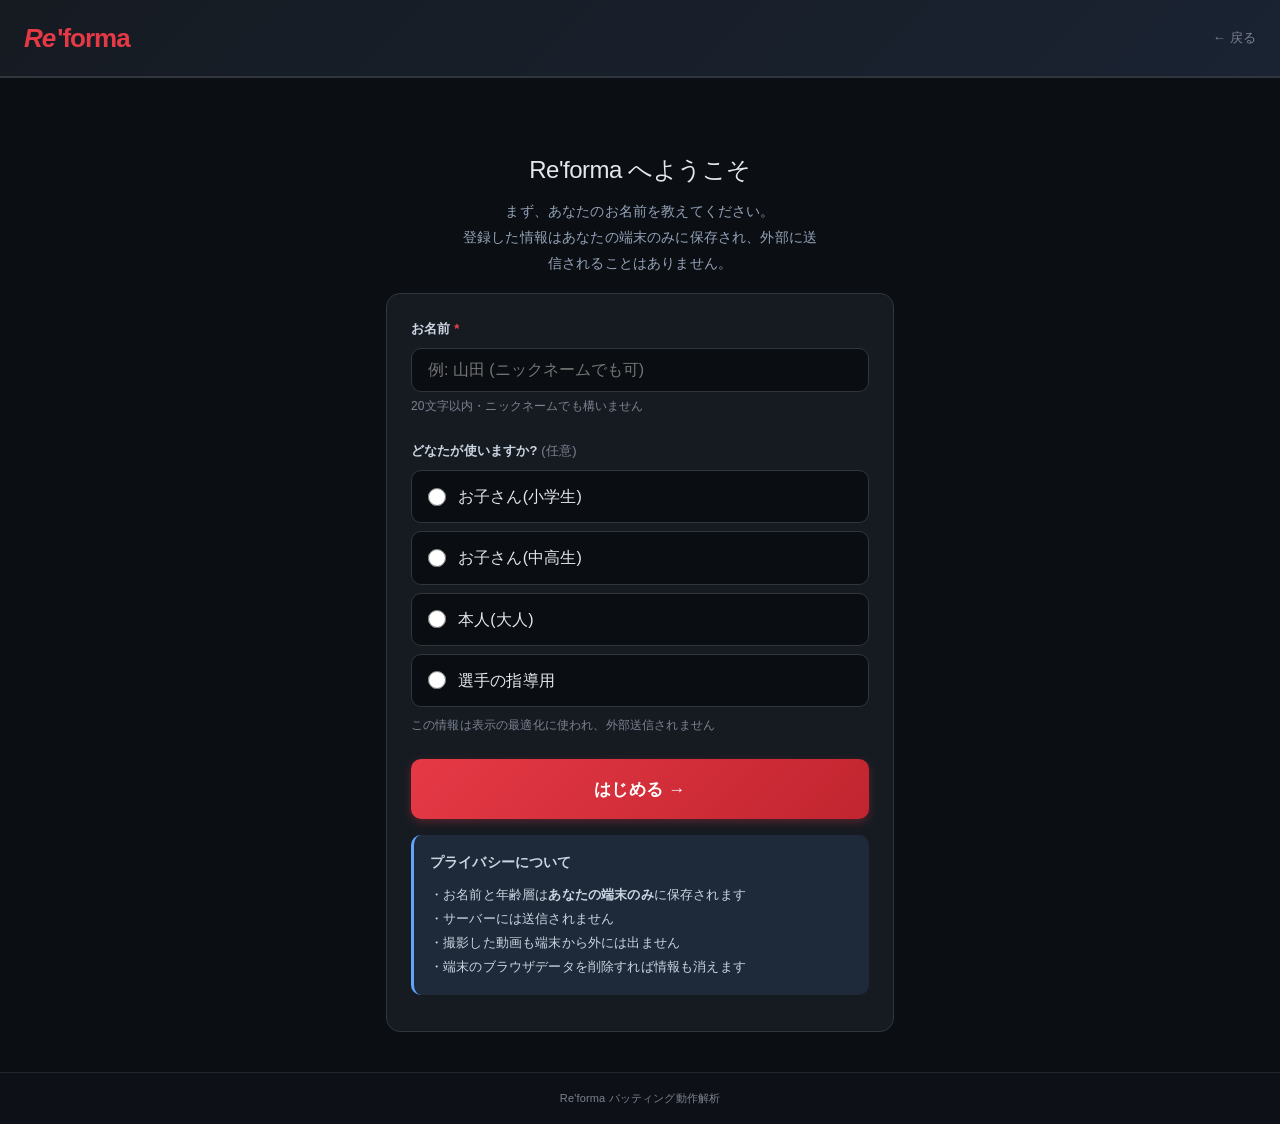
<file: Web版/welcome.html>
<!DOCTYPE html>
<html lang="ja">
<head>
 <meta charset="UTF-8">
 <meta name="viewport" content="width=device-width,initial-scale=1.0,user-scalable=yes">
 <meta name="apple-mobile-web-app-capable" content="yes">
 <meta name="apple-mobile-web-app-status-bar-style" content="black-translucent">
 <meta name="theme-color" content="#0b0e13">

 <meta http-equiv="Content-Security-Policy" content="
 default-src 'self';
 script-src 'self' 'unsafe-inline' 'wasm-unsafe-eval';
 style-src 'self' 'unsafe-inline';
 img-src 'self' data: blob:;
 object-src 'none';
 base-uri 'self';
 form-action 'self';
 ">
 <meta name="referrer" content="strict-origin-when-cross-origin">

 <title>Re'forma へようこそ</title>
 <link rel="stylesheet" href="css/common.css">

 <style>
 /* このページ専用の追加スタイル */
 .welcome-hero {
 text-align: center;
 padding: 32px 0 16px;
 }
 .welcome-icon {
 font-size: 48px;
 margin-bottom: 16px;
 }
 .welcome-title {
 font-size: 24px;
 font-weight: 400;
 letter-spacing: -0.02em;
 margin-bottom: 8px;
 }
 .welcome-sub {
 font-size: 14px;
 color: var(--text-tertiary);
 max-width: 360px;
 margin: 0 auto;
 line-height: 1.85;
 }
 </style>
</head>
<body>

<header class="rf-header">
 <div class="rf-brand">
 <span class="rf-re">Re</span><span class="rf-forma">'forma</span>
 </div>
 <a href="index.html" class="text-small text-muted">← 戻る</a>
</header>

<main>
 <div class="container-narrow">

 <div class="welcome-hero">
 <div class="welcome-icon"></div>
 <h1 class="welcome-title">Re'forma へようこそ</h1>
 <p class="welcome-sub">
 まず、あなたのお名前を教えてください。<br>
 登録した情報はあなたの端末のみに保存され、外部に送信されることはありません。
 </p>
 </div>

 <div class="card">
 <form id="welcome-form" autocomplete="off">

 <!-- 名前 -->
 <div class="form-group">
 <label class="form-label" for="user-name">
 お名前 <span style="color:var(--color-danger)">*</span>
 </label>
 <input
 type="text"
 id="user-name"
 class="form-input"
 placeholder="例: 山田 (ニックネームでも可)"
 maxlength="20"
 required
 autocomplete="off"
 spellcheck="false"
 >
 <div class="form-help">20文字以内・ニックネームでも構いません</div>
 <div class="form-error hidden" id="name-error"></div>
 </div>

 <!-- 年齢層(任意) -->
 <div class="form-group mt-5">
 <label class="form-label">
 どなたが使いますか?
 <span class="text-muted text-small" style="font-weight:400">(任意)</span>
 </label>
 <div class="radio-group" id="age-group-list">
 <label class="radio-item">
 <input type="radio" name="age-group" value="elementary">
 <span>お子さん(小学生)</span>
 </label>
 <label class="radio-item">
 <input type="radio" name="age-group" value="junior">
 <span>お子さん(中高生)</span>
 </label>
 <label class="radio-item">
 <input type="radio" name="age-group" value="adult">
 <span>本人(大人)</span>
 </label>
 <label class="radio-item">
 <input type="radio" name="age-group" value="coach">
 <span>選手の指導用</span>
 </label>
 </div>
 <div class="form-help mt-2">
 この情報は表示の最適化に使われ、外部送信されません
 </div>
 </div>

 <!-- 送信 -->
 <div class="form-group mt-5">
 <button type="submit" class="btn btn-primary btn-block btn-large" id="submit-btn">
 はじめる →
 </button>
 </div>

 <!-- プライバシー説明 -->
 <div class="alert alert-info mt-4">
 <b>プライバシーについて</b><br>
 <div class="text-small mt-2" style="line-height:1.85">
 ・お名前と年齢層は<b>あなたの端末のみ</b>に保存されます<br>
 ・サーバーには送信されません<br>
 ・撮影した動画も端末から外には出ません<br>
 ・端末のブラウザデータを削除すれば情報も消えます
 </div>
 </div>

 </form>
 </div>

 </div>
</main>

<footer class="rf-footer">
 <div>Re'forma バッティング動作解析</div>
</footer>

<script src="js/user-profile.js"></script>
<script>
(function () {
 'use strict';

 const form = document.getElementById('welcome-form');
 const nameInput = document.getElementById('user-name');
 const nameError = document.getElementById('name-error');
 const submitBtn = document.getElementById('submit-btn');
 const radioItems = document.querySelectorAll('.radio-item');

 // 既存ユーザー: 値を復元
 try {
 const existing = window.ReformaUserProfile && window.ReformaUserProfile.load();
 if (existing) {
 nameInput.value = existing.name || '';
 if (existing.ageGroup) {
 const r = document.querySelector('input[name="age-group"][value="' + CSS.escape(existing.ageGroup) + '"]');
 if (r) r.checked = true;
 }
 }
 } catch (e) {
 console.warn('既存ユーザー復元失敗:', e);
 }

 // ラジオの視覚的選択状態
 radioItems.forEach(item => {
 const radio = item.querySelector('input[type="radio"]');
 if (radio.checked) item.classList.add('selected');
 item.addEventListener('click', () => {
 radioItems.forEach(i => i.classList.remove('selected'));
 item.classList.add('selected');
 radio.checked = true;
 });
 });

 // 名前入力中のリアルタイム検証(エラー表示の即時更新)
 nameInput.addEventListener('input', () => {
 if (nameError.classList.contains('hidden')) return; // エラー出てない時は静観
 const result = window.ReformaUserProfile.validateName(nameInput.value);
 if (result.valid) {
 nameError.classList.add('hidden');
 } else {
 nameError.textContent = result.error;
 }
 });

 // フォーム送信
 form.addEventListener('submit', (e) => {
 e.preventDefault();

 const name = nameInput.value;
 const ageGroupEl = document.querySelector('input[name="age-group"]:checked');
 const ageGroup = ageGroupEl ? ageGroupEl.value : null;

 // 検証
 const nameResult = window.ReformaUserProfile.validateName(name);
 if (!nameResult.valid) {
 nameError.textContent = nameResult.error;
 nameError.classList.remove('hidden');
 nameInput.focus();
 return;
 }

 // 保存
 submitBtn.disabled = true;
 submitBtn.textContent = '...保存中...';
 const saveResult = window.ReformaUserProfile.save({
 name: nameResult.value,
 ageGroup: ageGroup,
 });

 if (!saveResult.success) {
 submitBtn.disabled = false;
 submitBtn.textContent = 'はじめる →';
 nameError.textContent = saveResult.error;
 nameError.classList.remove('hidden');
 return;
 }

 // 成功 → RMST 撮影画面へ
 setTimeout(() => {
 window.location.href = 'rmst.html';
 }, 300);
 });
})();
</script>

</body>
</html>
</file>
<file: Web版/css/common.css>
/* Re'forma Web版 — 共通スタイル
   設計原則:
   1. 大人向け・品ある配色(子供扱いしない)
   2. スマートフォン優先(縦長レイアウト)
   3. 高コントラスト(屋外バッセン環境でも読める)
   4. アクセシビリティ(タッチ領域44px以上、文字サイズ可変)
*/

:root {
  /* メインカラー(Re'forma ブランド) */
  --reforma-red: #e63946;
  --reforma-red-dark: #c1252f;
  --reforma-red-soft: #f88379;

  /* 背景(ダーク基調、落ち着き) */
  --bg-primary: #0b0e13;
  --bg-secondary: #161b22;
  --bg-tertiary: #0d1117;
  --bg-card: #0a0d11;

  /* テキスト(階層的、読みやすい) */
  --text-primary: #e5e7eb;
  --text-secondary: #cbd5e1;
  --text-tertiary: #94a3b8;
  --text-muted: #7c8290;
  --text-disabled: #484f58;

  /* ボーダー */
  --border-default: #30363d;
  --border-subtle: #21262d;
  --border-emphasis: #484f58;

  /* セマンティック */
  --color-success: #10b981;
  --color-success-bg: rgba(16, 185, 129, 0.1);
  --color-warning: #f59e0b;
  --color-warning-bg: rgba(245, 158, 11, 0.1);
  --color-danger: #ef4444;
  --color-danger-bg: rgba(239, 68, 68, 0.1);
  --color-info: #60a5fa;
  --color-info-bg: rgba(96, 165, 250, 0.1);

  /* タイプ別カラー */
  --type-reach: #60a5fa;     /* 鷲・リーチ型 */
  --type-drive: #f59e0b;     /* サイ・ドライブ型 */
  --type-whip: #a855f7;      /* 蛇・ウィップ型 */
  --type-flow: #10b981;      /* 猫・フロー型 */

  /* 形状 */
  --radius-sm: 6px;
  --radius-md: 10px;
  --radius-lg: 14px;
  --radius-xl: 20px;
  --radius-full: 9999px;

  /* シャドウ(控えめ) */
  --shadow-sm: 0 1px 3px rgba(0, 0, 0, 0.3);
  --shadow-md: 0 4px 8px rgba(0, 0, 0, 0.35);
  --shadow-lg: 0 10px 20px rgba(0, 0, 0, 0.4);

  /* タイポグラフィ */
  --font-family-base: -apple-system, BlinkMacSystemFont, 'SF Pro JP',
                       'Hiragino Sans', 'Helvetica Neue', 'Yu Gothic UI', sans-serif;
  --font-family-mono: 'SF Mono', 'Menlo', 'Consolas', monospace;

  /* スペーシング */
  --space-1: 4px;
  --space-2: 8px;
  --space-3: 12px;
  --space-4: 16px;
  --space-5: 24px;
  --space-6: 32px;
  --space-7: 48px;
  --space-8: 64px;
}

/* ─────────────────────────────────────────
   リセット
   ───────────────────────────────────────── */
*,
*::before,
*::after {
  box-sizing: border-box;
  margin: 0;
  padding: 0;
  -webkit-tap-highlight-color: transparent;
}

html,
body {
  height: 100%;
  background: var(--bg-primary);
  color: var(--text-primary);
  font-family: var(--font-family-base);
  font-size: 16px;
  line-height: 1.7;
  letter-spacing: 0.01em;
  -webkit-font-smoothing: antialiased;
  -moz-osx-font-smoothing: grayscale;
  text-rendering: optimizeLegibility;
}

body {
  min-height: 100vh;
  display: flex;
  flex-direction: column;
}

img {
  max-width: 100%;
  height: auto;
  display: block;
}

a {
  color: var(--color-info);
  text-decoration: none;
  transition: color 0.15s;
}
a:hover {
  color: var(--reforma-red-soft);
}

button {
  font-family: inherit;
  cursor: pointer;
}

input,
select,
textarea {
  font-family: inherit;
  font-size: inherit;
  color: var(--text-primary);
  background: var(--bg-card);
  border: 1px solid var(--border-default);
  border-radius: var(--radius-md);
  padding: var(--space-3) var(--space-4);
  transition: border-color 0.15s;
}
input:focus,
select:focus,
textarea:focus {
  outline: none;
  border-color: var(--color-info);
  box-shadow: 0 0 0 3px var(--color-info-bg);
}

/* ─────────────────────────────────────────
   レイアウト
   ───────────────────────────────────────── */
.container {
  max-width: 720px;
  margin: 0 auto;
  padding: 0 var(--space-4);
  width: 100%;
}

.container-narrow {
  max-width: 540px;
  margin: 0 auto;
  padding: 0 var(--space-4);
  width: 100%;
}

main {
  flex: 1;
  padding: var(--space-5) 0;
}

/* ─────────────────────────────────────────
   ヘッダー(品ある Re'forma ブランド表示)
   ───────────────────────────────────────── */
.rf-header {
  background: linear-gradient(135deg, var(--bg-secondary) 0%, #1a2332 100%);
  padding: var(--space-4) var(--space-5);
  border-bottom: 2px solid var(--border-default);
  display: flex;
  align-items: center;
  justify-content: space-between;
  gap: var(--space-3);
  flex-wrap: wrap;
}

.rf-brand {
  display: flex;
  align-items: baseline;
  gap: 2px;
}
.rf-brand .rf-re {
  color: var(--reforma-red);
  font-size: 26px;
  font-weight: 900;
  font-style: italic;
  letter-spacing: -1px;
}
.rf-brand .rf-forma {
  color: var(--reforma-red);
  font-size: 26px;
  font-weight: 900;
  letter-spacing: -1px;
}
.rf-brand .rf-sub {
  color: var(--text-muted);
  font-size: 13px;
  margin-left: var(--space-3);
}

/* ─────────────────────────────────────────
   ボタン(品のあるデザイン、子供扱いしない)
   ───────────────────────────────────────── */
.btn {
  display: inline-flex;
  align-items: center;
  justify-content: center;
  gap: var(--space-2);
  padding: 14px 28px;
  border-radius: var(--radius-md);
  border: 0;
  font-size: 15px;
  font-weight: 600;
  letter-spacing: 0.02em;
  text-decoration: none;
  cursor: pointer;
  transition: all 0.15s;
  min-height: 48px;  /* タッチ領域 */
  font-family: inherit;
}

.btn-primary {
  background: linear-gradient(135deg, var(--reforma-red) 0%, var(--reforma-red-dark) 100%);
  color: #fff;
  box-shadow: 0 3px 10px rgba(230, 57, 70, 0.3);
}
.btn-primary:hover {
  transform: translateY(-1px);
  box-shadow: 0 5px 14px rgba(230, 57, 70, 0.4);
}
.btn-primary:active {
  transform: translateY(0);
}
.btn-primary:disabled {
  background: var(--border-default);
  color: var(--text-disabled);
  cursor: not-allowed;
  box-shadow: none;
  transform: none;
}

.btn-secondary {
  background: var(--bg-secondary);
  color: var(--text-primary);
  border: 1px solid var(--border-default);
}
.btn-secondary:hover {
  background: var(--border-subtle);
  border-color: var(--border-emphasis);
}

.btn-success {
  background: linear-gradient(135deg, var(--color-success) 0%, #059669 100%);
  color: #fff;
}

.btn-large {
  padding: 18px 36px;
  font-size: 17px;
  min-height: 60px;
}

.btn-block {
  width: 100%;
}

/* ─────────────────────────────────────────
   カード
   ───────────────────────────────────────── */
.card {
  background: var(--bg-secondary);
  border: 1px solid var(--border-default);
  border-radius: var(--radius-lg);
  padding: var(--space-5);
  margin-bottom: var(--space-4);
}

.card-tight {
  padding: var(--space-4);
}

.card-emphasized {
  background: linear-gradient(135deg, var(--bg-tertiary) 0%, #1a1f2e 100%);
  border: 1px solid var(--border-emphasis);
}

.card-title {
  font-size: 17px;
  font-weight: 600;
  color: var(--text-primary);
  margin-bottom: var(--space-3);
  letter-spacing: -0.01em;
}

.card-subtitle {
  font-size: 13px;
  color: var(--text-tertiary);
  margin-bottom: var(--space-4);
}

/* ─────────────────────────────────────────
   アラート(品ある警告表示、過剰でない)
   ───────────────────────────────────────── */
.alert {
  padding: var(--space-4);
  border-radius: var(--radius-md);
  font-size: 14px;
  line-height: 1.7;
  margin: var(--space-3) 0;
  border-left: 3px solid;
}
.alert-info {
  background: var(--color-info-bg);
  border-color: var(--color-info);
  color: var(--text-secondary);
}
.alert-warning {
  background: var(--color-warning-bg);
  border-color: var(--color-warning);
  color: var(--text-secondary);
}
.alert-danger {
  background: var(--color-danger-bg);
  border-color: var(--color-danger);
  color: var(--text-secondary);
}
.alert-success {
  background: var(--color-success-bg);
  border-color: var(--color-success);
  color: var(--text-secondary);
}

/* ─────────────────────────────────────────
   タイポグラフィ(階層的、品がある)
   ───────────────────────────────────────── */
h1, h2, h3, h4, h5, h6 {
  font-weight: 500;
  letter-spacing: -0.02em;
  color: var(--text-primary);
}
h1 { font-size: 24px; }
h2 { font-size: 20px; }
h3 { font-size: 18px; }
h4 { font-size: 16px; }

.text-muted { color: var(--text-muted); }
.text-tertiary { color: var(--text-tertiary); }
.text-small { font-size: 13px; }
.text-large { font-size: 18px; }
.text-mono { font-family: var(--font-family-mono); }
.text-center { text-align: center; }

/* ラベル(品ある小見出し) */
.eyebrow {
  font-size: 11px;
  font-weight: 700;
  letter-spacing: 2.5px;
  color: var(--text-tertiary);
  text-transform: uppercase;
  margin-bottom: var(--space-2);
}

/* ─────────────────────────────────────────
   信頼区間表示(精度の正直な開示)
   ───────────────────────────────────────── */
.confidence-interval {
  font-family: var(--font-family-mono);
  font-size: 12px;
  color: var(--text-muted);
  margin-left: 4px;
}
.confidence-interval::before {
  content: "(";
}
.confidence-interval::after {
  content: ")";
}

/* ─────────────────────────────────────────
   フォーム
   ───────────────────────────────────────── */
.form-group {
  margin-bottom: var(--space-4);
}
.form-label {
  display: block;
  font-size: 13px;
  font-weight: 600;
  color: var(--text-secondary);
  margin-bottom: var(--space-2);
}
.form-input {
  width: 100%;
  font-size: 16px;  /* iOS auto-zoom 防止 */
}
.form-help {
  font-size: 12px;
  color: var(--text-muted);
  margin-top: var(--space-1);
}
.form-error {
  font-size: 12px;
  color: var(--color-danger);
  margin-top: var(--space-1);
}

/* ラジオグループ(タッチ領域大) */
.radio-group {
  display: flex;
  flex-direction: column;
  gap: var(--space-2);
}
.radio-item {
  display: flex;
  align-items: center;
  gap: var(--space-3);
  padding: var(--space-3) var(--space-4);
  background: var(--bg-card);
  border: 1px solid var(--border-default);
  border-radius: var(--radius-md);
  cursor: pointer;
  transition: all 0.15s;
  min-height: 48px;
}
.radio-item:hover {
  border-color: var(--color-info);
}
.radio-item input[type="radio"] {
  width: 18px;
  height: 18px;
  cursor: pointer;
}
.radio-item.selected {
  background: var(--color-info-bg);
  border-color: var(--color-info);
}

/* ─────────────────────────────────────────
   フッター(精度の正直な開示・常時表示)
   ───────────────────────────────────────── */
.rf-footer {
  background: var(--bg-tertiary);
  border-top: 1px solid var(--border-subtle);
  padding: var(--space-4) var(--space-5);
  color: var(--text-muted);
  font-size: 11px;
  line-height: 1.7;
  text-align: center;
}
.rf-footer .precision-note {
  margin-top: var(--space-2);
  color: var(--text-disabled);
  font-style: italic;
}

/* ─────────────────────────────────────────
   ユーティリティ
   ───────────────────────────────────────── */
.hidden { display: none !important; }
.mt-1 { margin-top: var(--space-1); }
.mt-2 { margin-top: var(--space-2); }
.mt-3 { margin-top: var(--space-3); }
.mt-4 { margin-top: var(--space-4); }
.mt-5 { margin-top: var(--space-5); }
.mb-1 { margin-bottom: var(--space-1); }
.mb-2 { margin-bottom: var(--space-2); }
.mb-3 { margin-bottom: var(--space-3); }
.mb-4 { margin-bottom: var(--space-4); }
.mb-5 { margin-bottom: var(--space-5); }
.flex { display: flex; }
.flex-col { flex-direction: column; }
.items-center { align-items: center; }
.justify-between { justify-content: space-between; }
.justify-center { justify-content: center; }
.gap-2 { gap: var(--space-2); }
.gap-3 { gap: var(--space-3); }
.gap-4 { gap: var(--space-4); }

/* ─────────────────────────────────────────
   レスポンシブ
   ───────────────────────────────────────── */
@media (max-width: 480px) {
  .rf-header {
    padding: var(--space-3) var(--space-4);
  }
  .rf-brand .rf-re,
  .rf-brand .rf-forma {
    font-size: 22px;
  }
  .container,
  .container-narrow {
    padding: 0 var(--space-3);
  }
  .card {
    padding: var(--space-4);
  }
  .btn {
    padding: 12px 22px;
    font-size: 14px;
  }
  .btn-large {
    padding: 16px 28px;
    font-size: 16px;
  }
}

/* ─────────────────────────────────────────
   アクセシビリティ
   ───────────────────────────────────────── */
@media (prefers-reduced-motion: reduce) {
  *,
  *::before,
  *::after {
    animation-duration: 0.01ms !important;
    transition-duration: 0.01ms !important;
  }
}

/* フォーカス可視化 */
*:focus-visible {
  outline: 2px solid var(--color-info);
  outline-offset: 2px;
}
</file>
